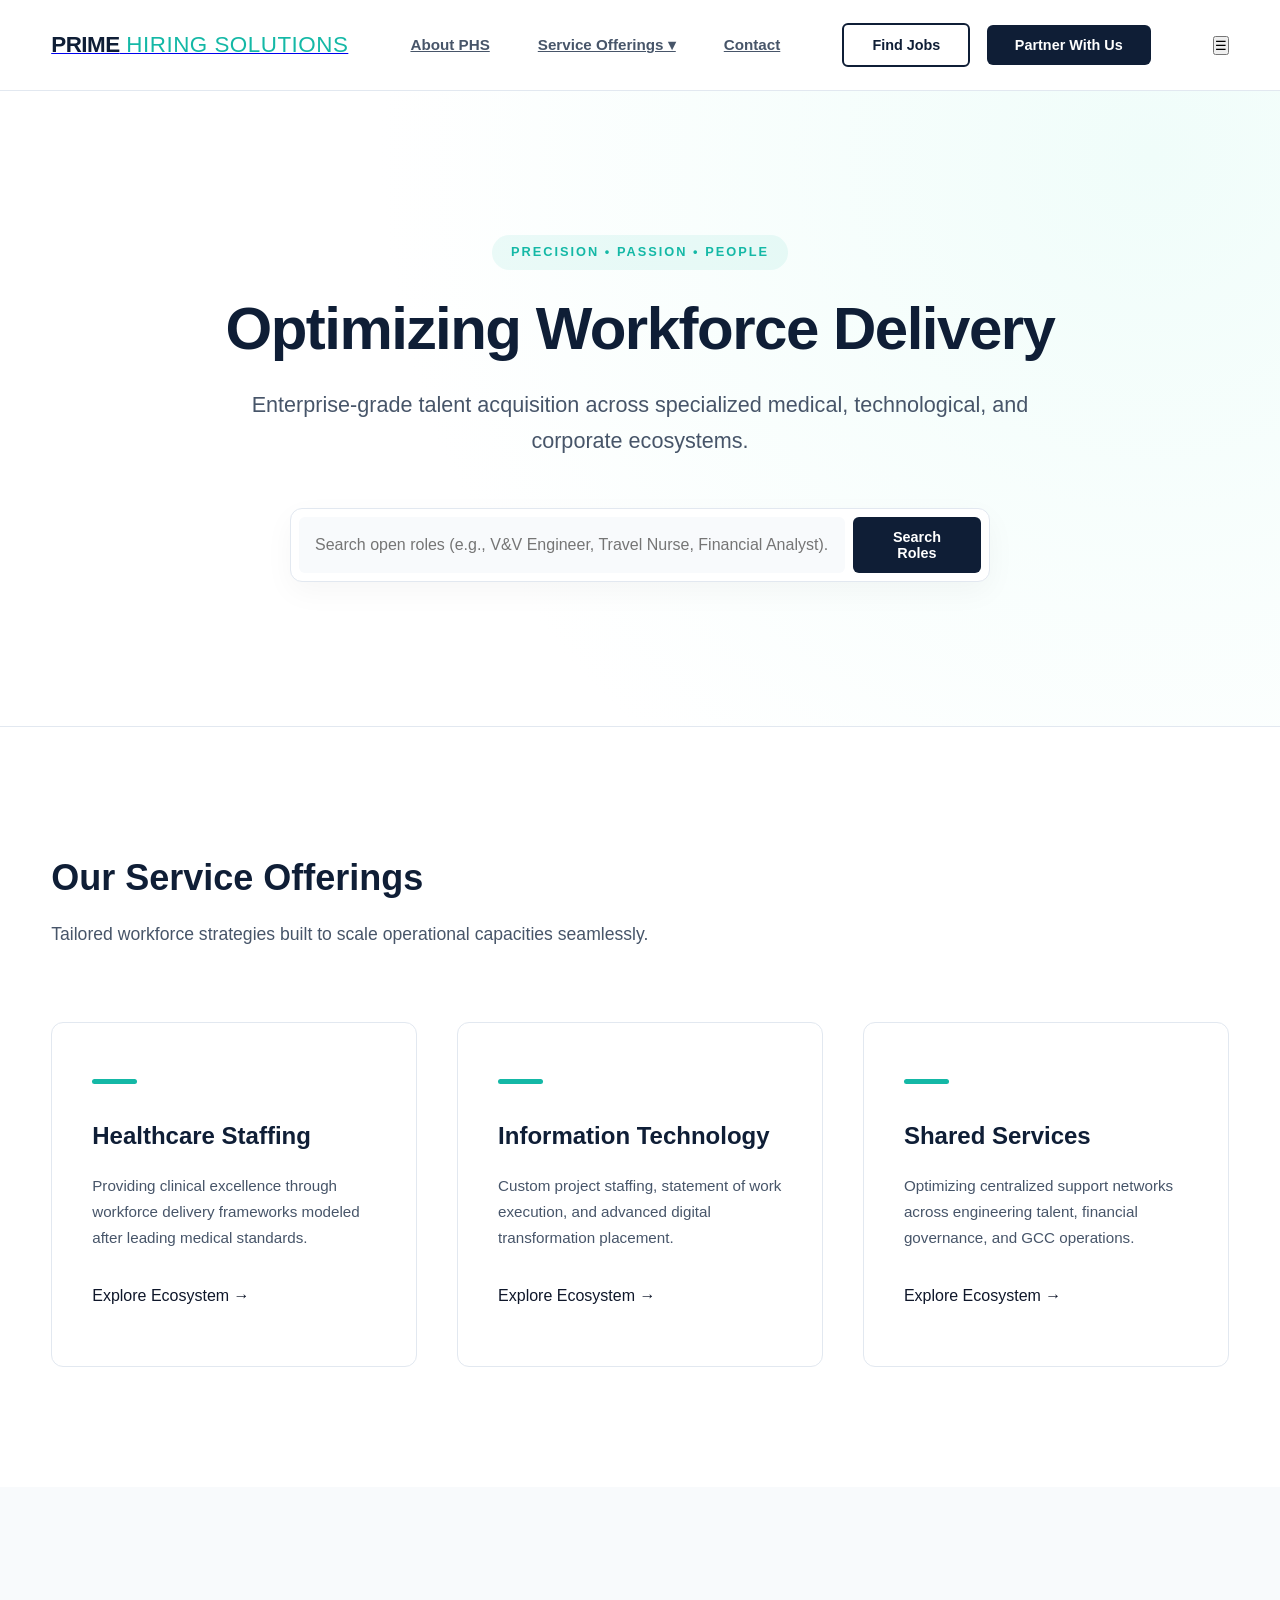
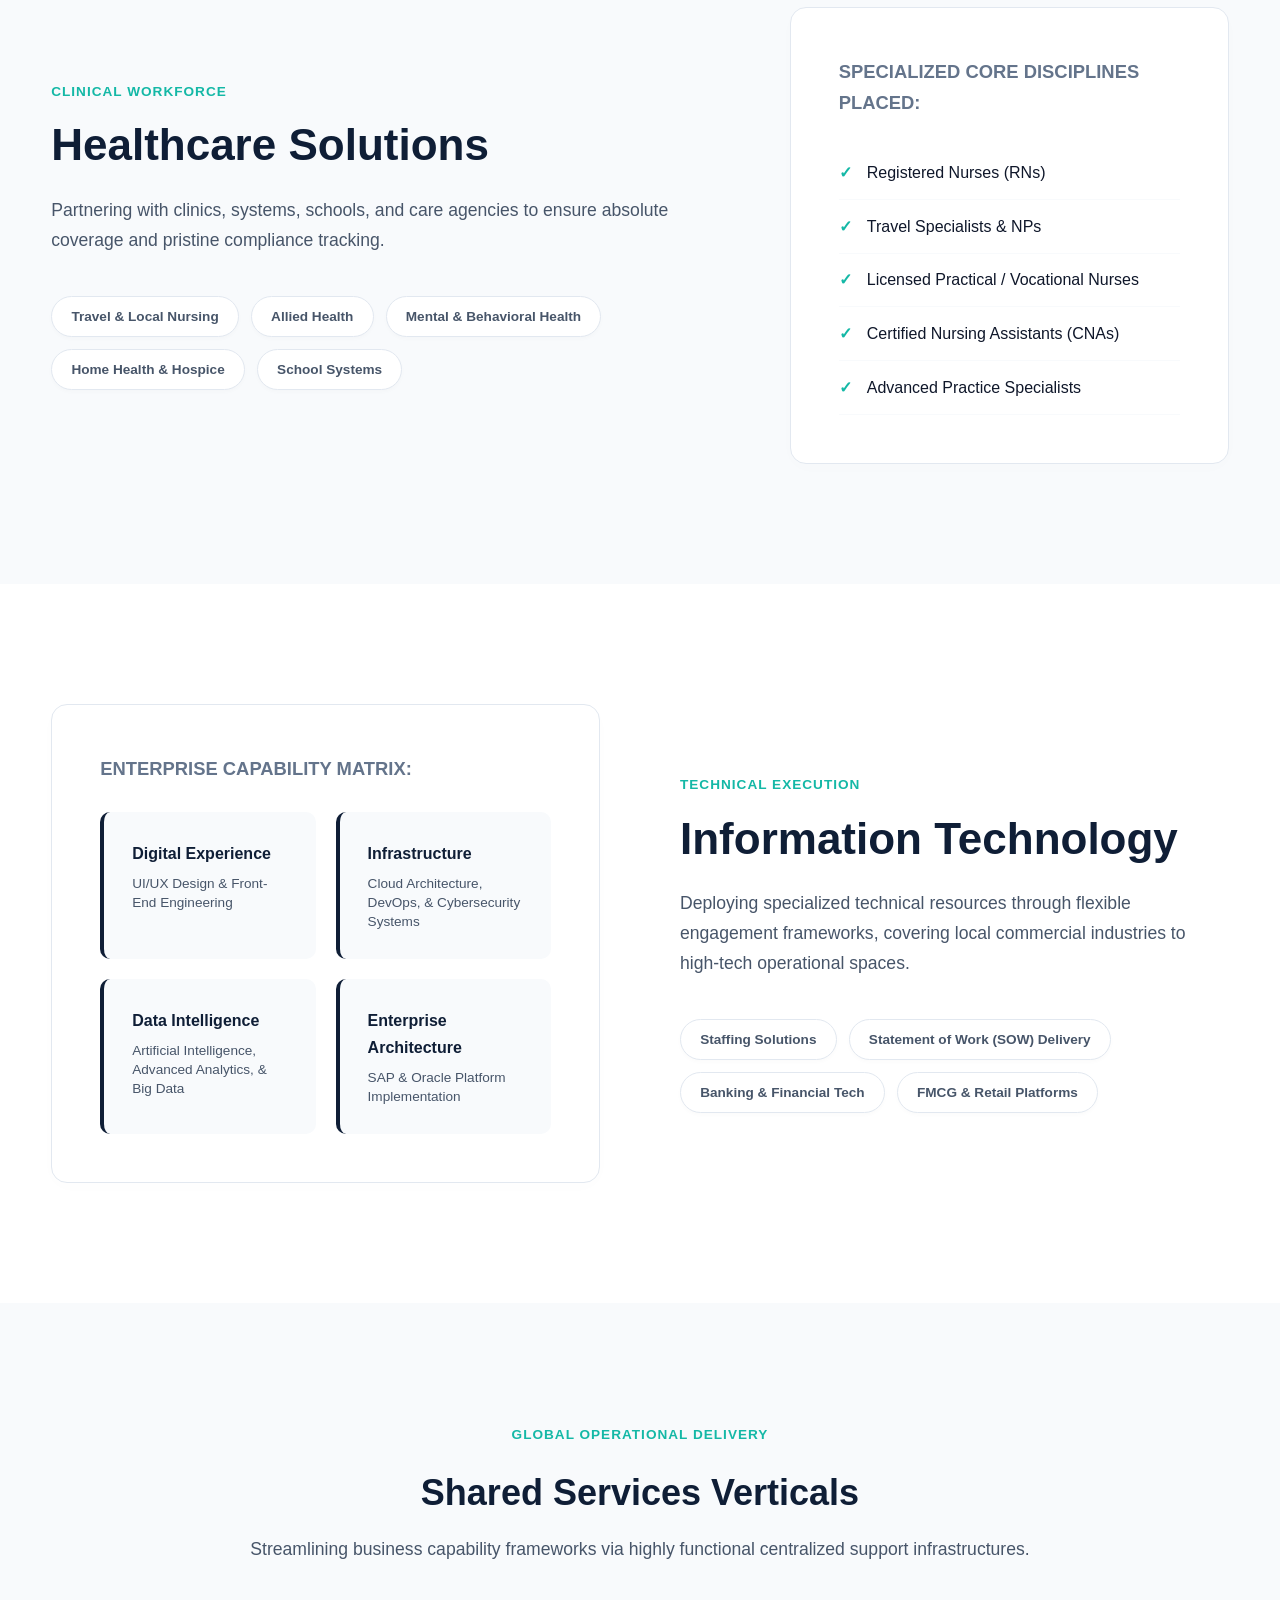
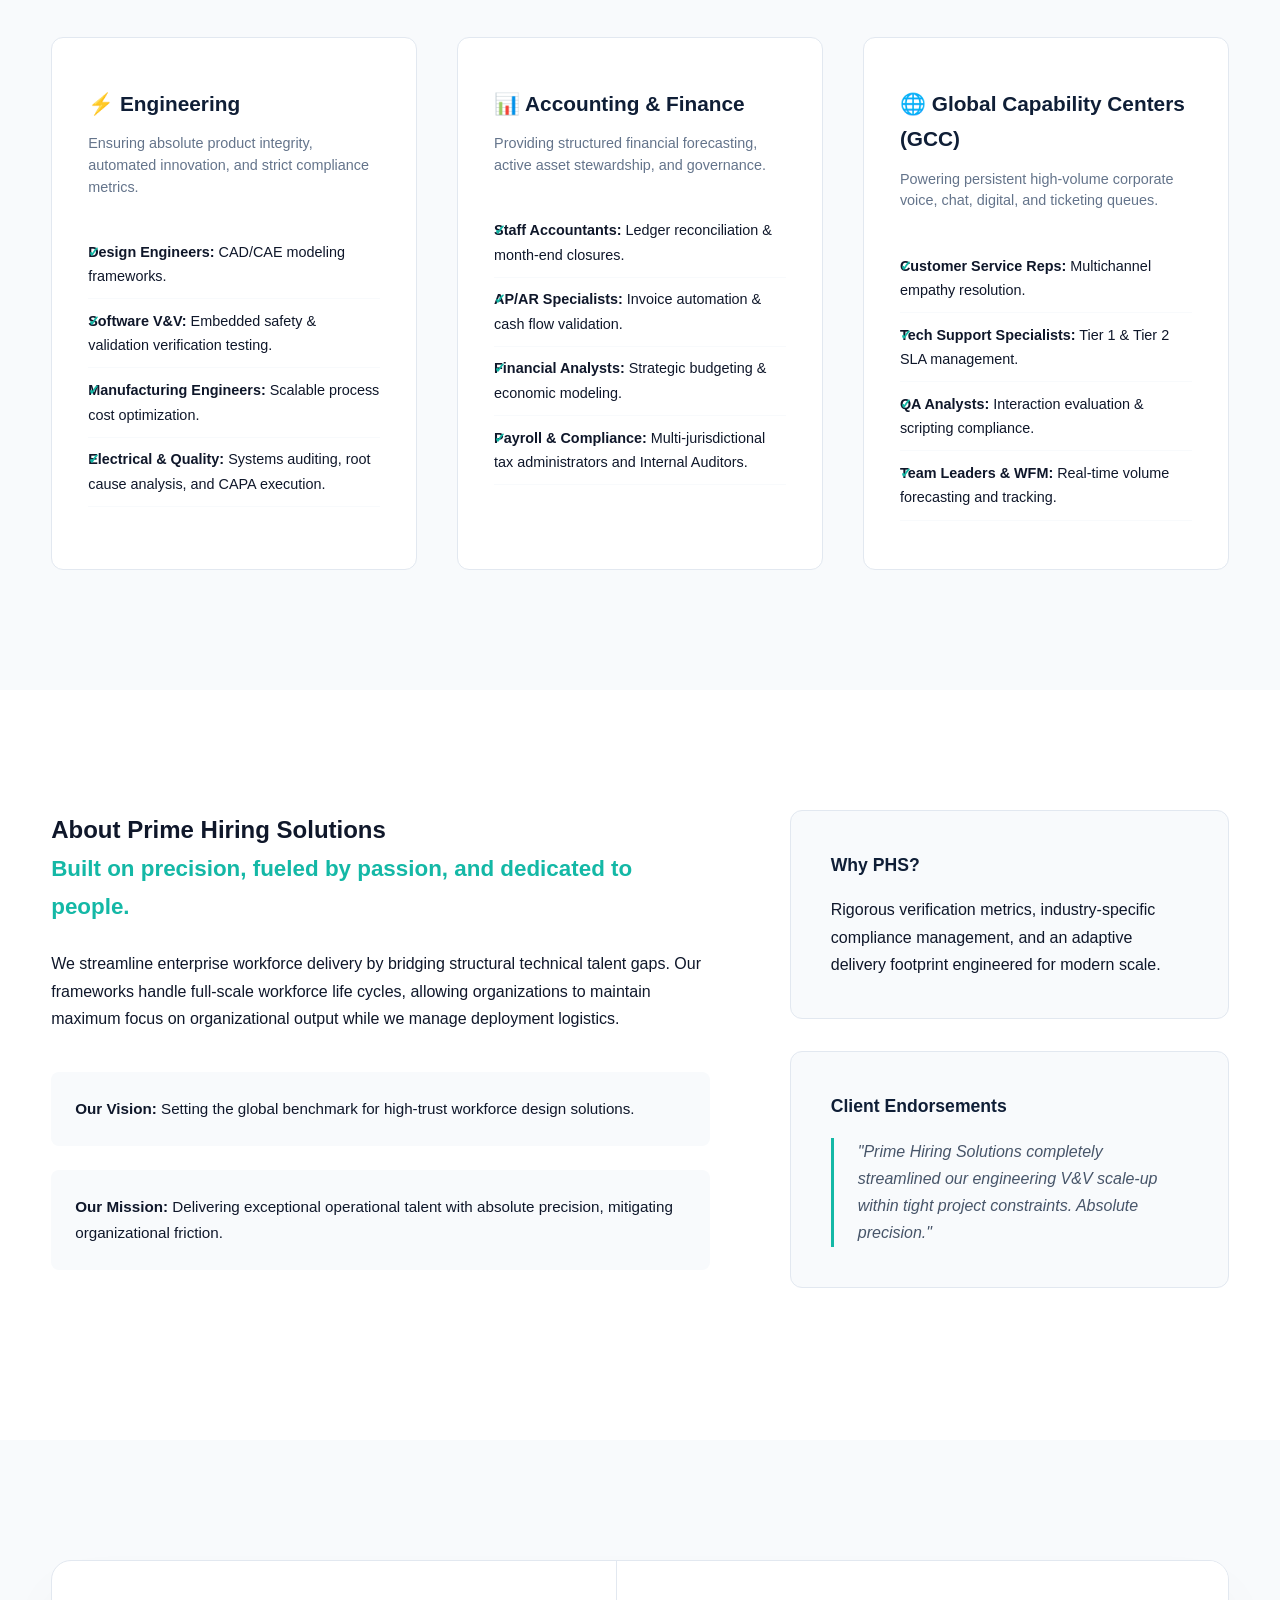
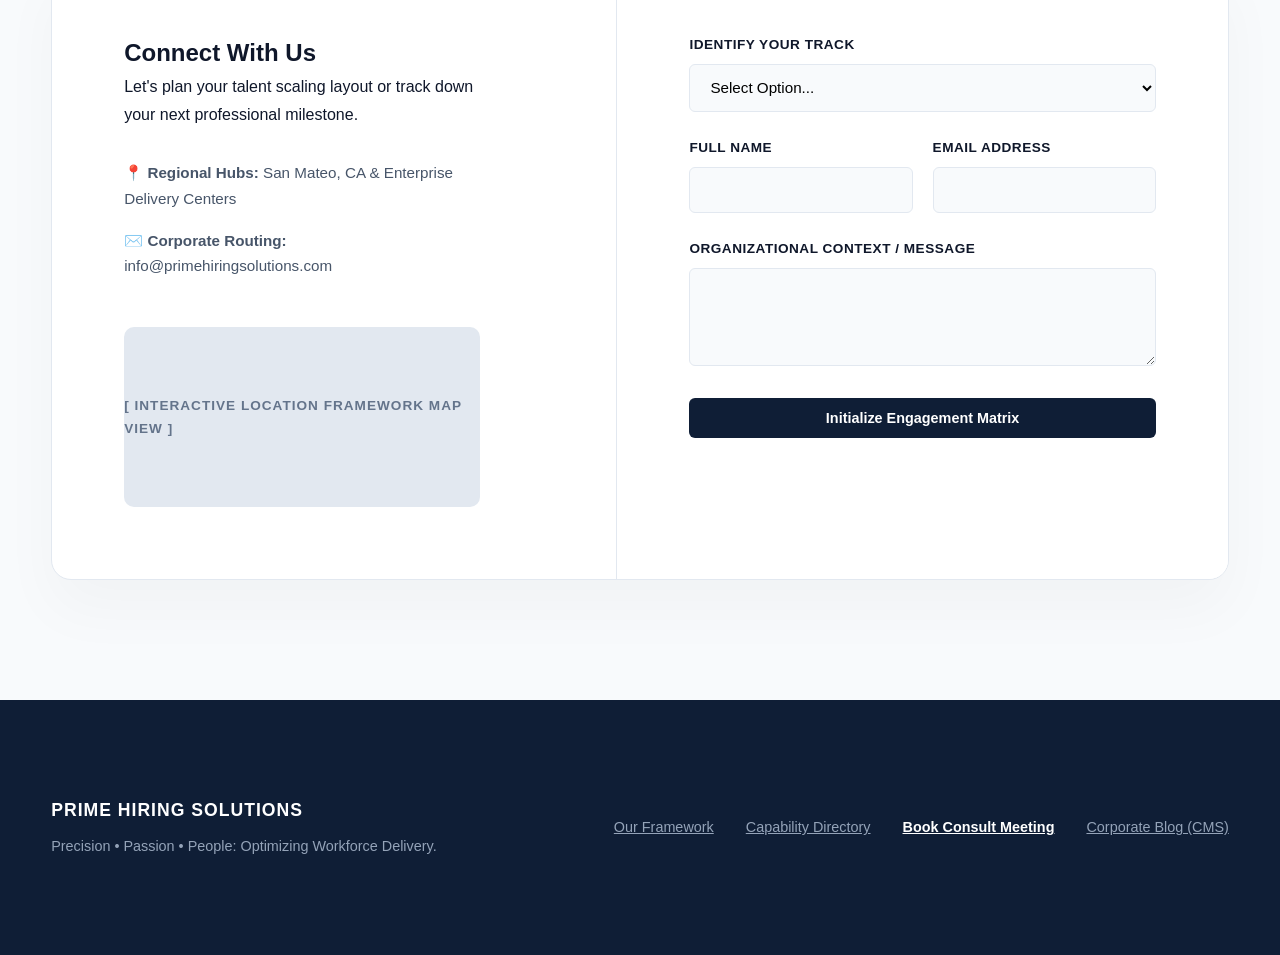
<file: index.html>
<!DOCTYPE html>
<html lang="en">
<head>
    <meta charset="UTF-8">
    <meta name="viewport" content="width=device-width, initial-scale=1.0">
    <title>Prime Hiring Solutions | Precision • Passion • People</title>
    <link rel="stylesheet" href="style.css">
</head>
<body>

    <header class="site-header">
        <div class="container nav-container">
            <div class="logo">
                <a href="#home">
                    <span class="logo-text-blue">PRIME</span><span class="logo-text-teal"> HIRING SOLUTIONS</span>
                </a>
            </div>
            
            <nav class="main-nav">
                <ul class="nav-links">
                    <li><a href="#about-section">About PHS</a></li>
                    <li class="dropdown">
                        <a href="#services-section" class="dropdown-toggle">Service Offerings ▾</a>
                        <ul class="dropdown-menu">
                            <li><a href="#healthcare-detail">Healthcare</a></li>
                            <li><a href="#it-detail">Information Technology</a></li>
                            <li><a href="#shared-detail">Shared Services</a></li>
                        </ul>
                    </li>
                    <li><a href="#contact-section">Contact</a></li>
                </ul>
            </nav>

            <div class="header-actions">
                <button class="btn btn-secondary" onclick="scrollToSection('contact-section')">Find Jobs</button>
                <button class="btn btn-primary" onclick="scrollToSection('contact-section')">Partner With Us</button>
            </div>

            <button class="mobile-menu-toggle" aria-label="Toggle menu">☰</button>
        </div>
    </header>

    <main>
        
        <section id="home" class="hero-viewport">
            <div class="container hero-content">
                <span class="motto-badge">Precision • Passion • People</span>
                <h1>Optimizing Workforce Delivery</h1>
                <p class="subtitle">Enterprise-grade talent acquisition across specialized medical, technological, and corporate ecosystems.</p>
                <div class="hero-search">
                    <input type="text" placeholder="Search open roles (e.g., V&V Engineer, Travel Nurse, Financial Analyst)...">
                    <button class="btn btn-primary">Search Roles</button>
                </div>
            </div>
        </section>

        <section id="services-section" class="section-padding bg-white">
            <div class="container">
                <div class="section-header">
                    <h2>Our Service Offerings</h2>
                    <p>Tailored workforce strategies built to scale operational capacities seamlessly.</p>
                </div>
                <div class="service-grid">
                    <div class="service-card" onclick="scrollToSection('healthcare-detail')">
                        <div class="card-indicator"></div>
                        <h3>Healthcare Staffing</h3>
                        <p>Providing clinical excellence through workforce delivery frameworks modeled after leading medical standards.</p>
                        <span class="text-link">Explore Ecosystem →</span>
                    </div>
                    <div class="service-card" onclick="scrollToSection('it-detail')">
                        <div class="card-indicator"></div>
                        <h3>Information Technology</h3>
                        <p>Custom project staffing, statement of work execution, and advanced digital transformation placement.</p>
                        <span class="text-link">Explore Ecosystem →</span>
                    </div>
                    <div class="service-card" onclick="scrollToSection('shared-detail')">
                        <div class="card-indicator"></div>
                        <h3>Shared Services</h3>
                        <p>Optimizing centralized support networks across engineering talent, financial governance, and GCC operations.</p>
                        <span class="text-link">Explore Ecosystem →</span>
                    </div>
                </div>
            </div>
        </section>

        <section id="healthcare-detail" class="section-padding bg-light">
            <div class="container">
                <div class="segment-grid">
                    <div class="segment-info">
                        <span class="segment-tag">Clinical Workforce</span>
                        <h2>Healthcare Solutions</h2>
                        <p>Partnering with clinics, systems, schools, and care agencies to ensure absolute coverage and pristine compliance tracking.</p>
                        <div class="sub-verticals">
                            <div class="vertical-pill">Travel & Local Nursing</div>
                            <div class="vertical-pill">Allied Health</div>
                            <div class="vertical-pill">Mental & Behavioral Health</div>
                            <div class="vertical-pill">Home Health & Hospice</div>
                            <div class="vertical-pill">School Systems</div>
                        </div>
                    </div>
                    <div class="segment-roles">
                        <h4>Specialized Core Disciplines Placed:</h4>
                        <ul class="role-list">
                            <li>Registered Nurses (RNs)</li>
                            <li>Travel Specialists & NPs</li>
                            <li>Licensed Practical / Vocational Nurses</li>
                            <li>Certified Nursing Assistants (CNAs)</li>
                            <li>Advanced Practice Specialists</li>
                        </ul>
                    </div>
                </div>
            </div>
        </section>

        <section id="it-detail" class="section-padding bg-white">
            <div class="container">
                <div class="segment-grid inverse">
                    <div class="segment-roles">
                        <h4>Enterprise Capability Matrix:</h4>
                        <div class="tech-matrix">
                            <div class="matrix-box"><h5>Digital Experience</h5><p>UI/UX Design & Front-End Engineering</p></div>
                            <div class="matrix-box"><h5>Infrastructure</h5><p>Cloud Architecture, DevOps, & Cybersecurity Systems</p></div>
                            <div class="matrix-box"><h5>Data Intelligence</h5><p>Artificial Intelligence, Advanced Analytics, & Big Data</p></div>
                            <div class="matrix-box"><h5>Enterprise Architecture</h5><p>SAP & Oracle Platform Implementation</p></div>
                        </div>
                    </div>
                    <div class="segment-info">
                        <span class="segment-tag">Technical Execution</span>
                        <h2>Information Technology</h2>
                        <p>Deploying specialized technical resources through flexible engagement frameworks, covering local commercial industries to high-tech operational spaces.</p>
                        <div class="sub-verticals">
                            <div class="vertical-pill">Staffing Solutions</div>
                            <div class="vertical-pill">Statement of Work (SOW) Delivery</div>
                            <div class="vertical-pill">Banking & Financial Tech</div>
                            <div class="vertical-pill">FMCG & Retail Platforms</div>
                        </div>
                    </div>
                </div>
            </div>
        </section>

        <section id="shared-detail" class="section-padding bg-light">
            <div class="container">
                <div class="section-header center">
                    <span class="segment-tag">Global Operational Delivery</span>
                    <h2>Shared Services Verticals</h2>
                    <p>Streamlining business capability frameworks via highly functional centralized support infrastructures.</p>
                </div>
                <div class="shared-grid">
                    <div class="shared-column">
                        <div class="column-header">⚡ Engineering</div>
                        <p class="column-desc">Ensuring absolute product integrity, automated innovation, and strict compliance metrics.</p>
                        <ul class="role-list density-high">
                            <li><strong>Design Engineers:</strong> CAD/CAE modeling frameworks.</li>
                            <li><strong>Software V&V:</strong> Embedded safety & validation verification testing.</li>
                            <li><strong>Manufacturing Engineers:</strong> Scalable process cost optimization.</li>
                            <li><strong>Electrical & Quality:</strong> Systems auditing, root cause analysis, and CAPA execution.</li>
                        </ul>
                    </div>
                    <div class="shared-column">
                        <div class="column-header">📊 Accounting & Finance</div>
                        <p class="column-desc">Providing structured financial forecasting, active asset stewardship, and governance.</p>
                        <ul class="role-list density-high">
                            <li><strong>Staff Accountants:</strong> Ledger reconciliation & month-end closures.</li>
                            <li><strong>AP/AR Specialists:</strong> Invoice automation & cash flow validation.</li>
                            <li><strong>Financial Analysts:</strong> Strategic budgeting & economic modeling.</li>
                            <li><strong>Payroll & Compliance:</strong> Multi-jurisdictional tax administrators and Internal Auditors.</li>
                        </ul>
                    </div>
                    <div class="shared-column">
                        <div class="column-header">🌐 Global Capability Centers (GCC)</div>
                        <p class="column-desc">Powering persistent high-volume corporate voice, chat, digital, and ticketing queues.</p>
                        <ul class="role-list density-high">
                            <li><strong>Customer Service Reps:</strong> Multichannel empathy resolution.</li>
                            <li><strong>Tech Support Specialists:</strong> Tier 1 & Tier 2 SLA management.</li>
                            <li><strong>QA Analysts:</strong> Interaction evaluation & scripting compliance.</li>
                            <li><strong>Team Leaders & WFM:</strong> Real-time volume forecasting and tracking.</li>
                        </ul>
                    </div>
                </div>
            </div>
        </section>

        <section id="about-section" class="section-padding bg-white">
            <div class="container">
                <div class="about-grid">
                    <div class="about-main">
                        <h2>About Prime Hiring Solutions</h2>
                        <p class="lead">Built on precision, fueled by passion, and dedicated to people.</p>
                        <p>We streamline enterprise workforce delivery by bridging structural technical talent gaps. Our frameworks handle full-scale workforce life cycles, allowing organizations to maintain maximum focus on organizational output while we manage deployment logistics.</p>
                        <div class="pillars-layout">
                            <div class="pillar-point"><strong>Our Vision:</strong> Setting the global benchmark for high-trust workforce design solutions.</div>
                            <div class="pillar-point"><strong>Our Mission:</strong> Delivering exceptional operational talent with absolute precision, mitigating organizational friction.</div>
                        </div>
                    </div>
                    <div class="about-sidebar">
                        <div class="info-widget">
                            <h5>Why PHS?</h5>
                            <p>Rigorous verification metrics, industry-specific compliance management, and an adaptive delivery footprint engineered for modern scale.</p>
                        </div>
                        <div class="info-widget">
                            <h5>Client Endorsements</h5>
                            <blockquote class="testimonial-quote">
                                "Prime Hiring Solutions completely streamlined our engineering V&V scale-up within tight project constraints. Absolute precision."
                            </blockquote>
                        </div>
                    </div>
                </div>
            </div>
        </section>

        <section id="contact-section" class="section-padding bg-light">
            <div class="container">
                <div class="contact-wrapper">
                    <div class="contact-details-panel">
                        <h2>Connect With Us</h2>
                        <p>Let's plan your talent scaling layout or track down your next professional milestone.</p>
                        <div class="contact-meta">
                            <div class="meta-item">📍 <strong>Regional Hubs:</strong> San Mateo, CA & Enterprise Delivery Centers</div>
                            <div class="meta-item">✉️ <strong>Corporate Routing:</strong> info@primehiringsolutions.com</div>
                        </div>
                        <div class="map-container-mock">
                            <div class="map-graphic">[ Interactive Location Framework Map View ]</div>
                        </div>
                    </div>
                    <div class="contact-form-panel">
                        <form onsubmit="event.preventDefault(); alert('Transmission Successful. An enterprise partner representative will follow up within 1 business hour.');">
                            <div class="form-group">
                                <label>Identify Your Track</label>
                                <select required>
                                    <option value="">Select Option...</option>
                                    <option value="employer">I am an Employer seeking Workforce Solutions</option>
                                    <option value="candidate">I am a Professional searching for Open Roles</option>
                                </select>
                            </div>
                            <div class="form-row">
                                <div class="form-group"><label>Full Name</label><input type="text" required></div>
                                <div class="form-group"><label>Email Address</label><input type="email" required></div>
                            </div>
                            <div class="form-group"><label>Organizational Context / Message</label><textarea rows="4" required></textarea></div>
                            <button type="submit" class="btn btn-primary full-width">Initialize Engagement Matrix</button>
                        </form>
                    </div>
                </div>
            </div>
        </section>

    </main>

    <footer class="site-footer">
        <div class="container footer-content">
            <div class="footer-brand">
                <h4>PRIME HIRING SOLUTIONS</h4>
                <p>Precision • Passion • People: Optimizing Workforce Delivery.</p>
            </div>
            <div class="footer-nav-block">
                <a href="#about-section">Our Framework</a>
                <a href="#services-section">Capability Directory</a>
                <a href="#contact-section" class="highlight-link">Book Consult Meeting</a>
                <a href="/blog" class="backend-editable">Corporate Blog (CMS)</a>
            </div>
        </div>
    </footer>

    <script src="script.js"></script>
</body>
</html>
</file>
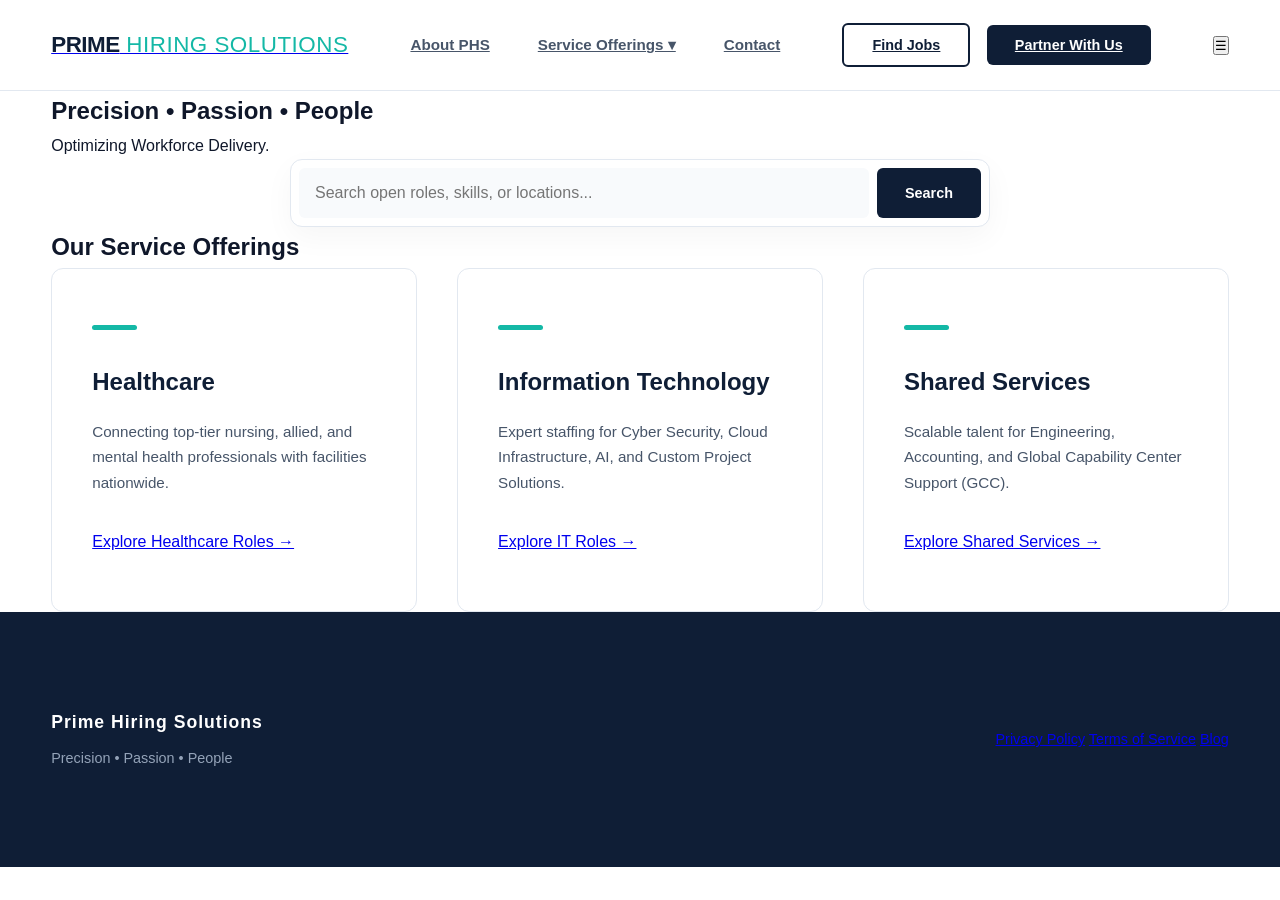
<file: gemini-code-1779419679469.html>
<!DOCTYPE html>
<html lang="en">
<head>
    <meta charset="UTF-8">
    <meta name="viewport" content="width=device-width, initial-scale=1.0">
    <title>Prime Hiring Solutions | Optimizing Workforce Delivery</title>
    <link rel="stylesheet" href="style.css">
</head>
<body>

    <header class="site-header">
        <div class="container nav-container">
            <div class="logo">
                <a href="#">
                    <span class="logo-text-blue">PRIME</span><span class="logo-text-teal"> HIRING SOLUTIONS</span>
                </a>
            </div>
            
            <nav class="main-nav">
                <ul class="nav-links">
                    <li><a href="#about">About PHS</a></li>
                    <li class="dropdown">
                        <a href="#services">Service Offerings ▾</a>
                        <ul class="dropdown-menu">
                            <li><a href="#healthcare">Healthcare</a></li>
                            <li><a href="#it">Information Technology</a></li>
                            <li><a href="#shared-services">Shared Services</a></li>
                        </ul>
                    </li>
                    <li><a href="#contact">Contact</a></li>
                </ul>
            </nav>

            <div class="header-actions">
                <a href="#find-jobs" class="btn btn-secondary">Find Jobs</a>
                <a href="#partner" class="btn btn-primary">Partner With Us</a>
            </div>

            <button class="mobile-menu-toggle" aria-label="Toggle menu">☰</button>
        </div>
    </header>

    <section class="hero">
        <div class="container hero-content">
            <h1>Precision • Passion • People</h1>
            <p class="subtitle">Optimizing Workforce Delivery.</p>
            <div class="hero-search">
                <input type="text" placeholder="Search open roles, skills, or locations...">
                <button class="btn btn-primary">Search</button>
            </div>
        </div>
    </section>

    <section id="services" class="services-section">
        <div class="container">
            <h2>Our Service Offerings</h2>
            <div class="service-grid">
                
                <div class="service-card">
                    <div class="card-indicator"></div>
                    <h3>Healthcare</h3>
                    <p>Connecting top-tier nursing, allied, and mental health professionals with facilities nationwide.</p>
                    <a href="#healthcare" class="text-link">Explore Healthcare Roles →</a>
                </div>

                <div class="service-card">
                    <div class="card-indicator"></div>
                    <h3>Information Technology</h3>
                    <p>Expert staffing for Cyber Security, Cloud Infrastructure, AI, and Custom Project Solutions.</p>
                    <a href="#it" class="text-link">Explore IT Roles →</a>
                </div>

                <div class="service-card">
                    <div class="card-indicator"></div>
                    <h3>Shared Services</h3>
                    <p>Scalable talent for Engineering, Accounting, and Global Capability Center Support (GCC).</p>
                    <a href="#shared-services" class="text-link">Explore Shared Services →</a>
                </div>

            </div>
        </div>
    </section>

    <footer class="site-footer">
        <div class="container footer-content">
            <div class="footer-brand">
                <h4>Prime Hiring Solutions</h4>
                <p>Precision • Passion • People</p>
            </div>
            <div class="footer-links">
                <a href="#privacy">Privacy Policy</a>
                <a href="#terms">Terms of Service</a>
                <a href="/blog">Blog</a> </div>
        </div>
    </footer>

    <script src="script.js"></script>
</body>
</html>
</file>
<file: style.css>
:root {
    --white: #ffffff;
    --dark-blue: #0f1e36;
    --light-teal: #14b8a6;
    --brand-accent-glow: rgba(20, 184, 166, 0.08);
    --light-gray: #f8fafc;
    --card-border: #e2e8f0;
    --text-dark: #0f172a;
    --text-slate: #475569;
    --text-muted: #64748b;
    --transition-speed: 0.4s;
}

* {
    margin: 0;
    padding: 0;
    box-sizing: border-box;
}

body {
    font-family: -apple-system, BlinkMacSystemFont, "Segoe UI", Roboto, sans-serif;
    background-color: var(--white);
    color: var(--text-dark);
    line-height: 1.7;
    scroll-behavior: smooth;
}

.container {
    width: 92%;
    max-width: 1300px;
    margin: 0 auto;
}

/* Header Upgrades */
.site-header {
    background-color: rgba(25, 255, 255, 0.01);
    backdrop-filter: blur(12px);
    -webkit-backdrop-filter: blur(12px);
    background-color: rgba(255, 255, 255, 0.95);
    border-bottom: 1px solid var(--card-border);
    position: sticky;
    top: 0;
    z-index: 2000;
}

.nav-container {
    display: flex;
    justify-content: space-between;
    align-items: center;
    height: 90px;
}

.logo-text-blue { color: var(--dark-blue); font-weight: 900; letter-spacing: -0.5px; font-size: 1.4rem; }
.logo-text-teal { color: var(--light-teal); font-weight: 400; letter-spacing: 0.5px; font-size: 1.4rem; }

.nav-links { display: flex; list-style: none; gap: 3rem; align-items: center; }
.nav-links a { font-weight: 600; font-size: 0.95rem; color: var(--text-slate); }
.nav-links a:hover, .dropdown-toggle:hover { color: var(--light-teal); }

/* Dropdown Engine */
.dropdown { position: relative; }
.dropdown-menu {
    display: none;
    position: absolute;
    top: 100%;
    left: 0;
    background-color: var(--white);
    border: 1px solid var(--card-border);
    box-shadow: 0 20px 25px -5px rgba(0,0,0,0.05);
    list-style: none;
    min-width: 260px;
    border-radius: 8px;
    padding: 0.75rem 0;
    margin-top: 10px;
}
.dropdown:hover .dropdown-menu { display: block; animation: slideUp 0.2s ease-out; }
.dropdown-menu li a { display: block; padding: 0.8rem 1.5rem; font-weight: 500; }
.dropdown-menu li a:hover { background-color: var(--light-gray); color: var(--light-teal); }

/* Buttons & Hero Adjustments */
.btn { padding: 0.75rem 1.75rem; border-radius: 6px; font-weight: 700; font-size: 0.9rem; cursor: pointer; transition: all var(--transition-speed) cubic-bezier(0.16, 1, 0.3, 1); border: none; }
.btn-primary { background-color: var(--dark-blue); color: var(--white); }
.btn-primary:hover { background-color: var(--light-teal); transform: translateY(-2px); }
.btn-secondary { background-color: transparent; color: var(--dark-blue); border: 2px solid var(--dark-blue); margin-right: 0.75rem; }
.btn-secondary:hover { background-color: var(--light-gray); }

.hero-viewport { background: radial-gradient(circle at 90% 10%, #f0fdfa 0%, var(--white) 60%); padding: 9rem 0; text-align: center; border-bottom: 1px solid var(--card-border); }
.motto-badge { background-color: var(--brand-accent-glow); color: var(--light-teal); font-weight: 800; font-size: 0.8rem; text-transform: uppercase; letter-spacing: 2px; padding: 0.4rem 1.2rem; border-radius: 50px; display: inline-block; margin-bottom: 1.5rem; }
.hero-viewport h1 { font-size: 3.75rem; color: var(--dark-blue); font-weight: 800; letter-spacing: -1.5px; line-height: 1.15; margin-bottom: 1.5rem; }
.hero-viewport .subtitle { font-size: 1.35rem; color: var(--text-slate); max-width: 800px; margin: 0 auto 3rem auto; }
.hero-search { display: flex; max-width: 700px; margin: 0 auto; gap: 0.5rem; background: var(--white); padding: 0.5rem; border-radius: 12px; box-shadow: 0 10px 30px rgba(0,0,0,0.04); border: 1px solid var(--card-border); }
.hero-search input { flex-grow: 1; padding: 1rem; border: none; font-size: 1rem; color: var(--text-dark); outline: none; }

/* Sections Layout Engine */
.section-padding { padding: 7.5rem 0; }
.bg-white { background-color: var(--white); }
.bg-light { background-color: var(--light-gray); }
.section-header { margin-bottom: 4.5rem; }
.section-header.center { text-align: center; }
.section-header h2 { font-size: 2.25rem; color: var(--dark-blue); font-weight: 800; margin-bottom: 0.75rem; }
.section-header p { color: var(--text-slate); font-size: 1.1rem; }

/* Core Grid Cards */
.service-grid { display: grid; grid-template-columns: repeat(auto-fit, minmax(340px, 1fr)); gap: 2.5rem; }
.service-card { background: var(--white); border: 1px solid var(--card-border); border-radius: 12px; padding: 3.5rem 2.5rem; cursor: pointer; transition: all var(--transition-speed) cubic-bezier(0.16, 1, 0.3, 1); }
.service-card:hover { transform: translateY(-8px); box-shadow: 0 20px 4px -5px rgba(0,0,0,0.01), 0 25px 40px -10px rgba(15, 23, 42, 0.05); border-color: var(--light-teal); }
.card-indicator { width: 45px; height: 5px; background-color: var(--light-teal); border-radius: 10px; margin-bottom: 2rem; }
.service-card h3 { font-size: 1.5rem; color: var(--dark-blue); margin-bottom: 1rem; font-weight: 700; }
.service-card p { color: var(--text-slate); font-size: 0.95rem; margin-bottom: 2rem; }

/* Complex Segment Architecture */
.segment-grid { display: grid; grid-template-columns: 1.2fr 0.8fr; gap: 5rem; align-items: center; }
.segment-grid.inverse { grid-template-columns: 1fr 1fr; }
.segment-tag { color: var(--light-teal); font-weight: 700; text-transform: uppercase; font-size: 0.85rem; letter-spacing: 1px; display: block; margin-bottom: 1rem; }
.segment-info h2 { font-size: 2.75rem; color: var(--dark-blue); line-height: 1.2; margin-bottom: 1.5rem; font-weight: 800; }
.segment-info p { font-size: 1.1rem; color: var(--text-slate); margin-bottom: 2.5rem; }

.sub-verticals { display: flex; flex-wrap: wrap; gap: 0.75rem; }
.vertical-pill { background: var(--white); border: 1px solid var(--card-border); padding: 0.5rem 1.2rem; border-radius: 50px; font-size: 0.85rem; font-weight: 600; color: var(--text-slate); box-shadow: 0 2px 4px rgba(0,0,0,0.02); }

.segment-roles { background: var(--white); border: 1px solid var(--card-border); padding: 3rem; border-radius: 16px; box-shadow: 0 4px 20px rgba(0,0,0,0.01); }
.segment-roles h4 { font-size: 1.15rem; text-transform: uppercase; tracking: 0.5px; color: var(--text-muted); margin-bottom: 1.75rem; }
.role-list { list-style: none; }
.role-list li { padding: 0.8rem 0; border-bottom: 1px solid var(--light-gray); position: relative; padding-left: 1.75rem; font-weight: 500; color: var(--text-dark); }
.role-list li::before { content: "✓"; color: var(--light-teal); position: absolute; left: 0; font-weight: 900; }
.role-list.density-high li { font-size: 0.9rem; padding: 0.6rem 0; }

/* Tech Matrix Layout */
.tech-matrix { display: grid; grid-template-columns: 1fr 1fr; gap: 1.25rem; }
.matrix-box { background: var(--light-gray); padding: 1.75rem; border-radius: 10px; border-left: 4px solid var(--dark-blue); }
.matrix-box h5 { font-size: 1rem; color: var(--dark-blue); margin-bottom: 0.4rem; font-weight: 700; }
.matrix-box p { font-size: 0.85rem; color: var(--text-slate); line-height: 1.4; }

/* Shared Framework Grid Columns */
.shared-grid { display: grid; grid-template-columns: repeat(auto-fit, minmax(320px, 1fr)); gap: 2.5rem; }
.shared-column { background: var(--white); border: 1px solid var(--card-border); padding: 3rem 2.25rem; border-radius: 12px; }
.column-header { font-size: 1.3rem; font-weight: 800; color: var(--dark-blue); margin-bottom: 0.75rem; }
.column-desc { font-size: 0.9rem; color: var(--text-muted); margin-bottom: 2rem; line-height: 1.5; }

/* About and Infrastructure Blocks */
.about-grid { display: grid; grid-template-columns: 1.2fr 0.8fr; gap: 5rem; }
.lead { font-size: 1.4rem; color: var(--light-teal); font-weight: 600; margin-bottom: 1.5rem; }
.pillars-layout { display: grid; gap: 1.5rem; margin-top: 2.5rem; }
.pillar-point { background: var(--light-gray); padding: 1.5rem; border-radius: 8px; font-size: 0.95rem; }
.info-widget { background: var(--light-gray); padding: 2.5rem; border-radius: 12px; margin-bottom: 2rem; border: 1px solid var(--card-border); }
.info-widget h5 { font-size: 1.1rem; margin-bottom: 1rem; color: var(--dark-blue); font-weight: 700; }
.testimonial-quote { font-style: italic; color: var(--text-slate); position: relative; padding-left: 1.5rem; border-left: 3px solid var(--light-teal); }

/* Contact Interface */
.contact-wrapper { display: grid; grid-template-columns: 0.9fr 1.1fr; gap: 4rem; background: var(--white); border-radius: 20px; border: 1px solid var(--card-border); overflow: hidden; box-shadow: 0 30px 60px rgba(15,23,42,0.03); }
.contact-details-panel { padding: 4.5rem; background-gradient: linear-gradient(to bottom, var(--white), var(--light-gray)); display: flex; flex-direction: column; justify-content: space-between; }
.contact-meta { margin: 2rem 0; }
.meta-item { margin-bottom: 1rem; font-size: 0.95rem; color: var(--text-slate); }
.map-container-mock { background: #e2e8f0; border-radius: 10px; height: 180px; display: flex; align-items: center; justify-content: center; color: var(--text-muted); font-size: 0.85rem; font-weight: 600; text-transform: uppercase; letter-spacing: 1px; }
.contact-form-panel { padding: 4.5rem; background: var(--white); border-left: 1px solid var(--card-border); }
.form-group { margin-bottom: 1.5rem; }
.form-row { display: grid; grid-template-columns: 1fr 1fr; gap: 1.25rem; }
label { display: block; font-size: 0.85rem; font-weight: 700; color: var(--text-dark); text-transform: uppercase; margin-bottom: 0.5rem; letter-spacing: 0.5px; }
input, select, textarea { width: 100%; padding: 0.85rem 1rem; border: 1px solid var(--card-border); background-color: var(--light-gray); border-radius: 6px; outline: none; font-family: inherit; font-size: 0.95rem; transition: all 0.3s; }
input:focus, select:focus, textarea:focus { background-color: var(--white); border-color: var(--light-teal); box-shadow: 0 0 0 4px var(--brand-accent-glow); }
.full-width { width: 100%; text-align: center; }

/* Global Footer Layout */
.site-footer { background-color: var(--dark-blue); color: #94a3b8; padding: 6rem 0; font-size: 0.9rem; }
.footer-content { display: flex; justify-content: space-between; align-items: center; flex-wrap: wrap; gap: 3rem; }
.footer-brand h4 { color: var(--white); font-weight: 800; font-size: 1.1rem; letter-spacing: 1px; margin-bottom: 0.5rem; }
.footer-nav-block { display: flex; gap: 2rem; }
.footer-nav-block a { color: #94a3b8; font-weight: 500; }
.footer-nav-block a:hover { color: var(--light-teal); }
.highlight-link { color: var(--white) !important; font-weight: 700 !important; }

@keyframes slideUp {
    from { opacity: 0; transform: translateY(10px); }
    to { opacity: 1; transform: translateY(0); }
}

@media (max-width: 968px) {
    .nav-links, .header-actions { display: none; }
    .segment-grid, .segment-grid.inverse, .about-grid, .contact-wrapper { grid-template-columns: 1fr !important; gap: 3rem; }
    .contact-form-panel { border-left: none; border-top: 1px solid var(--card-border); padding: 3rem; }
    .contact-details-panel { padding: 3rem; }
    .hero-viewport h1 { font-size: 2.5rem; }
}
</file>
